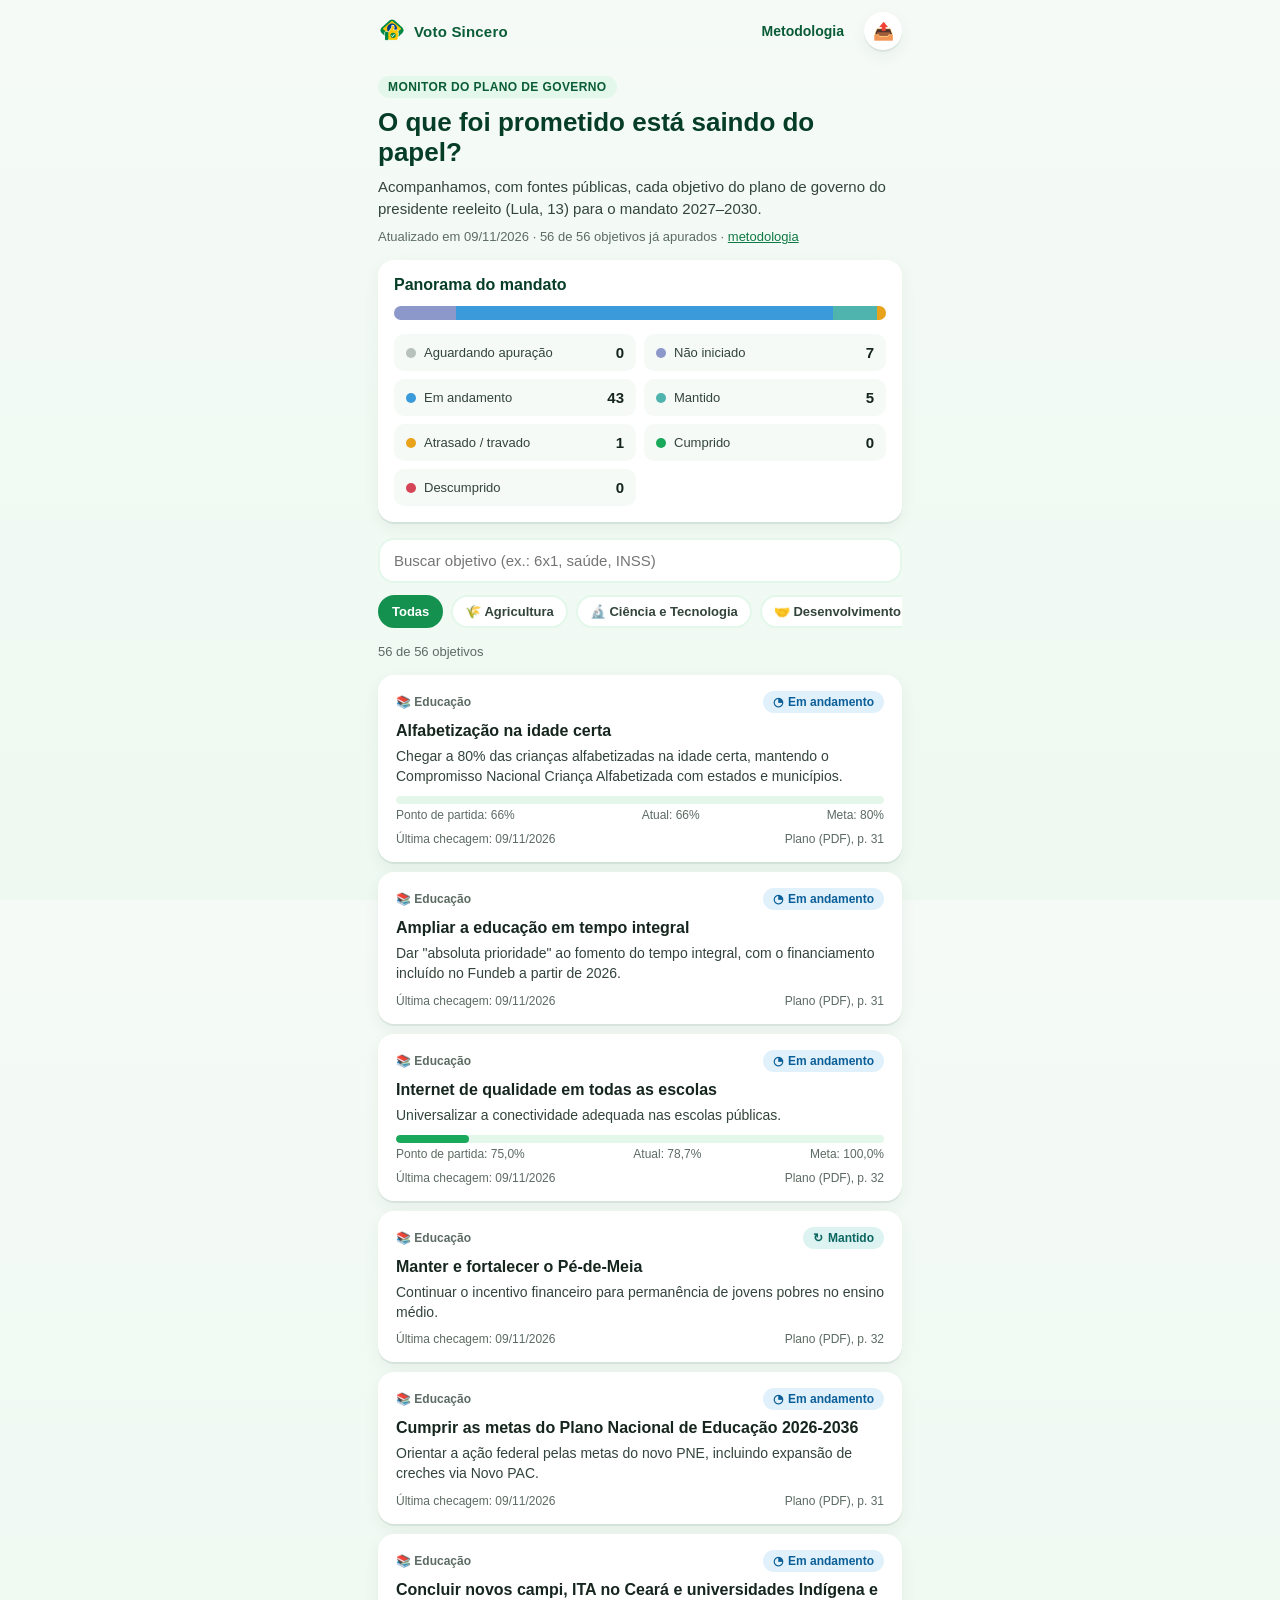
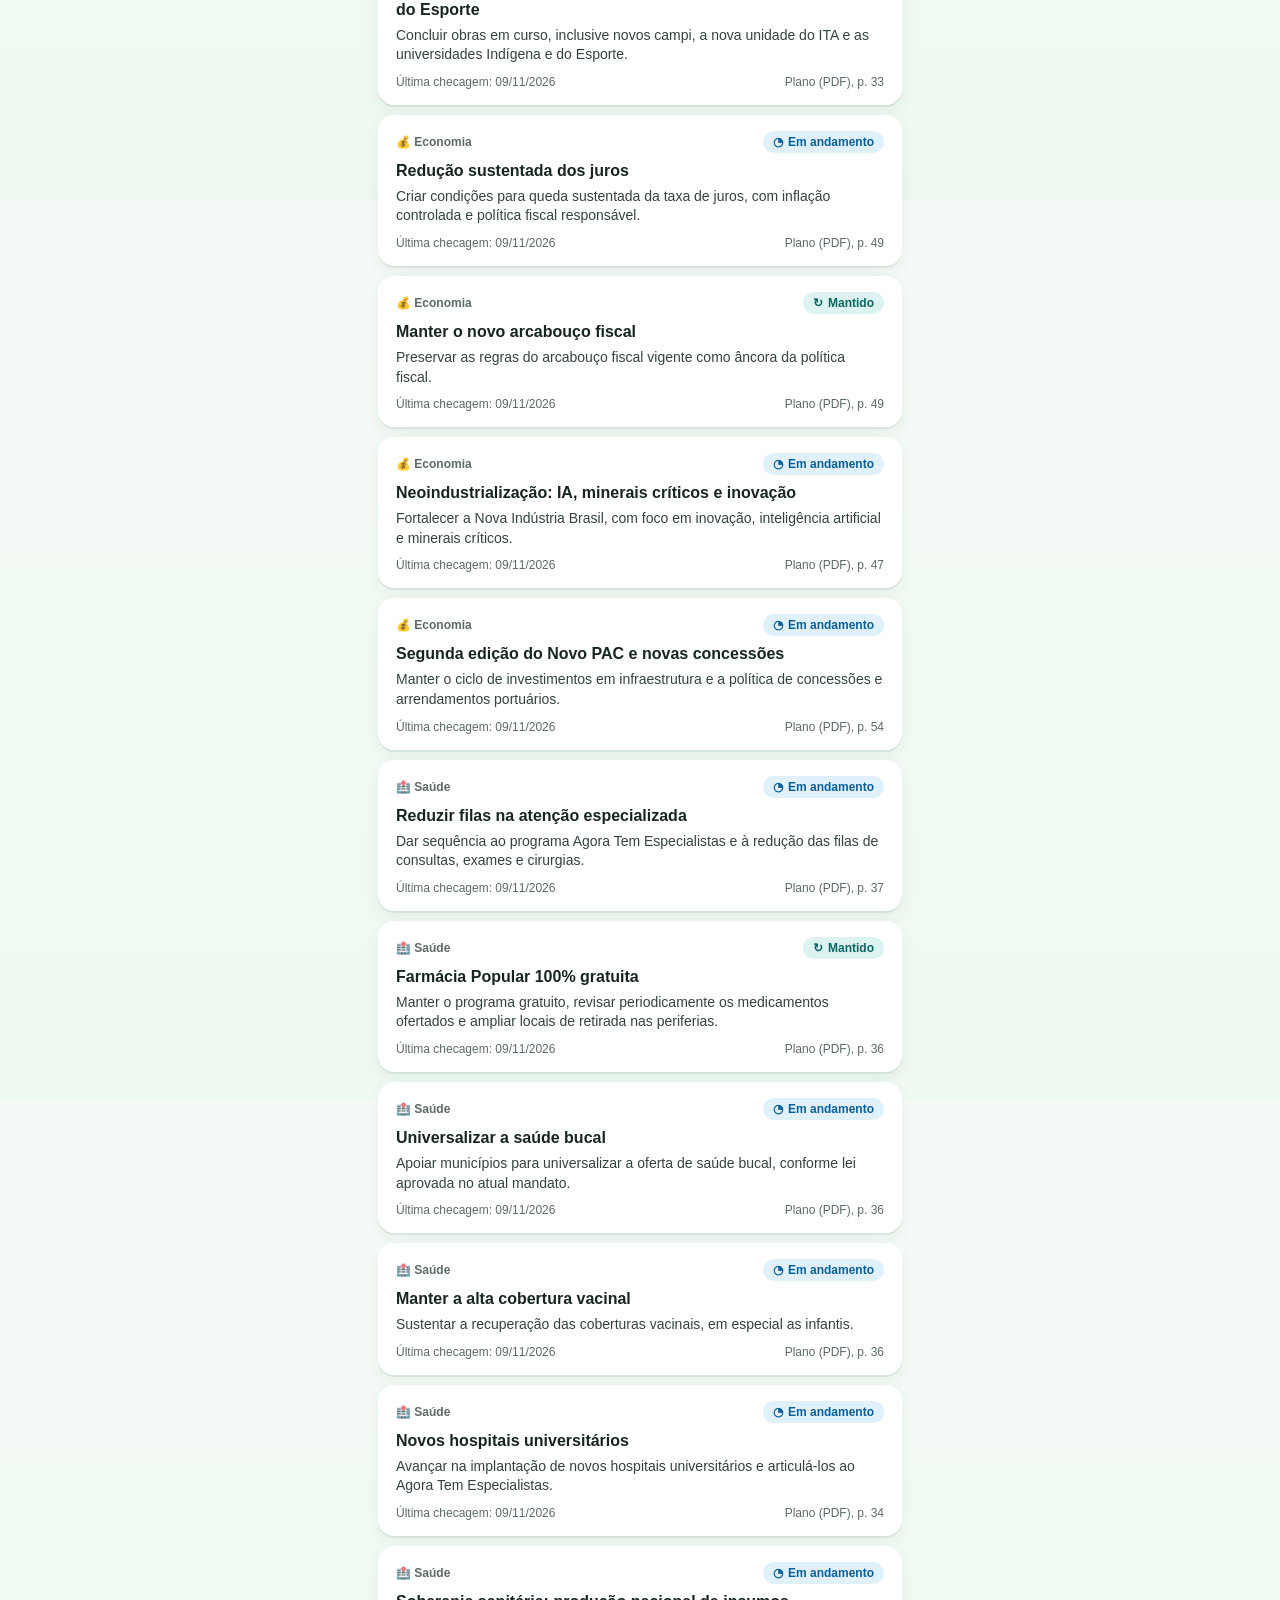
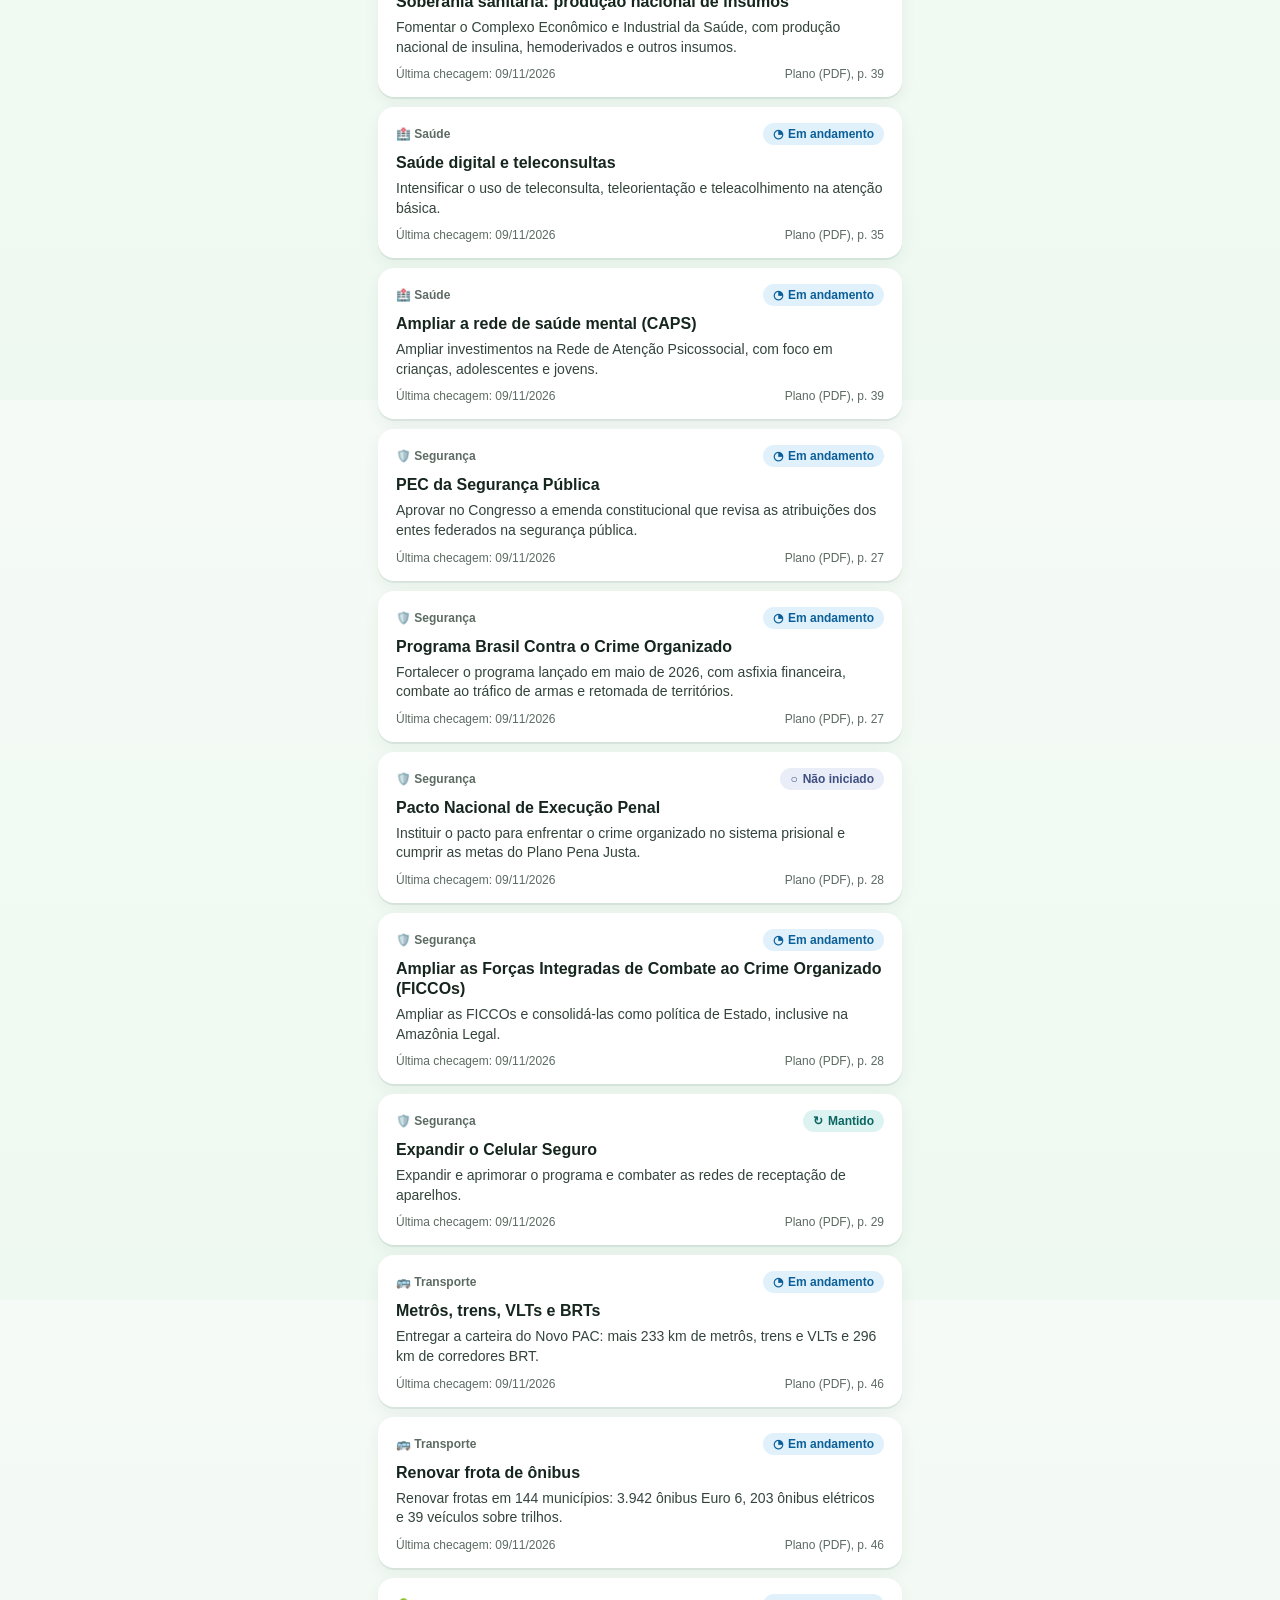
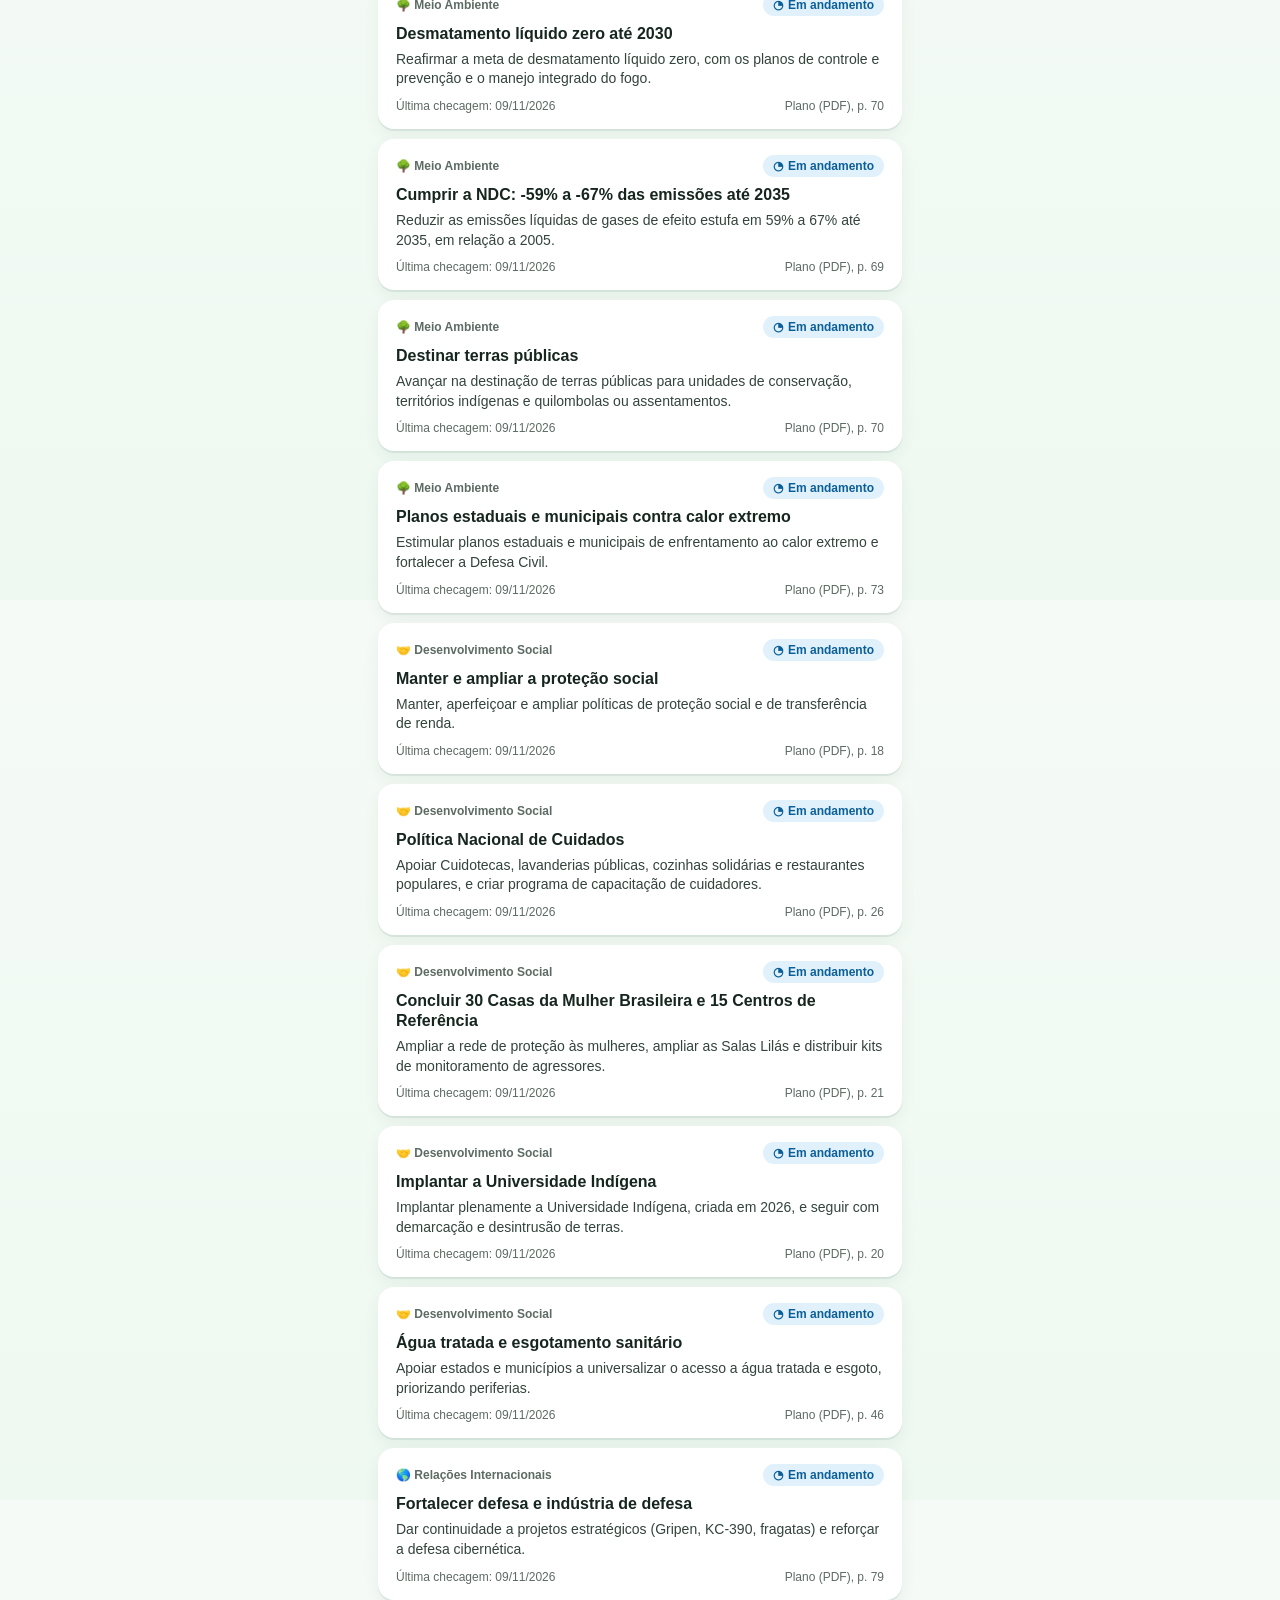
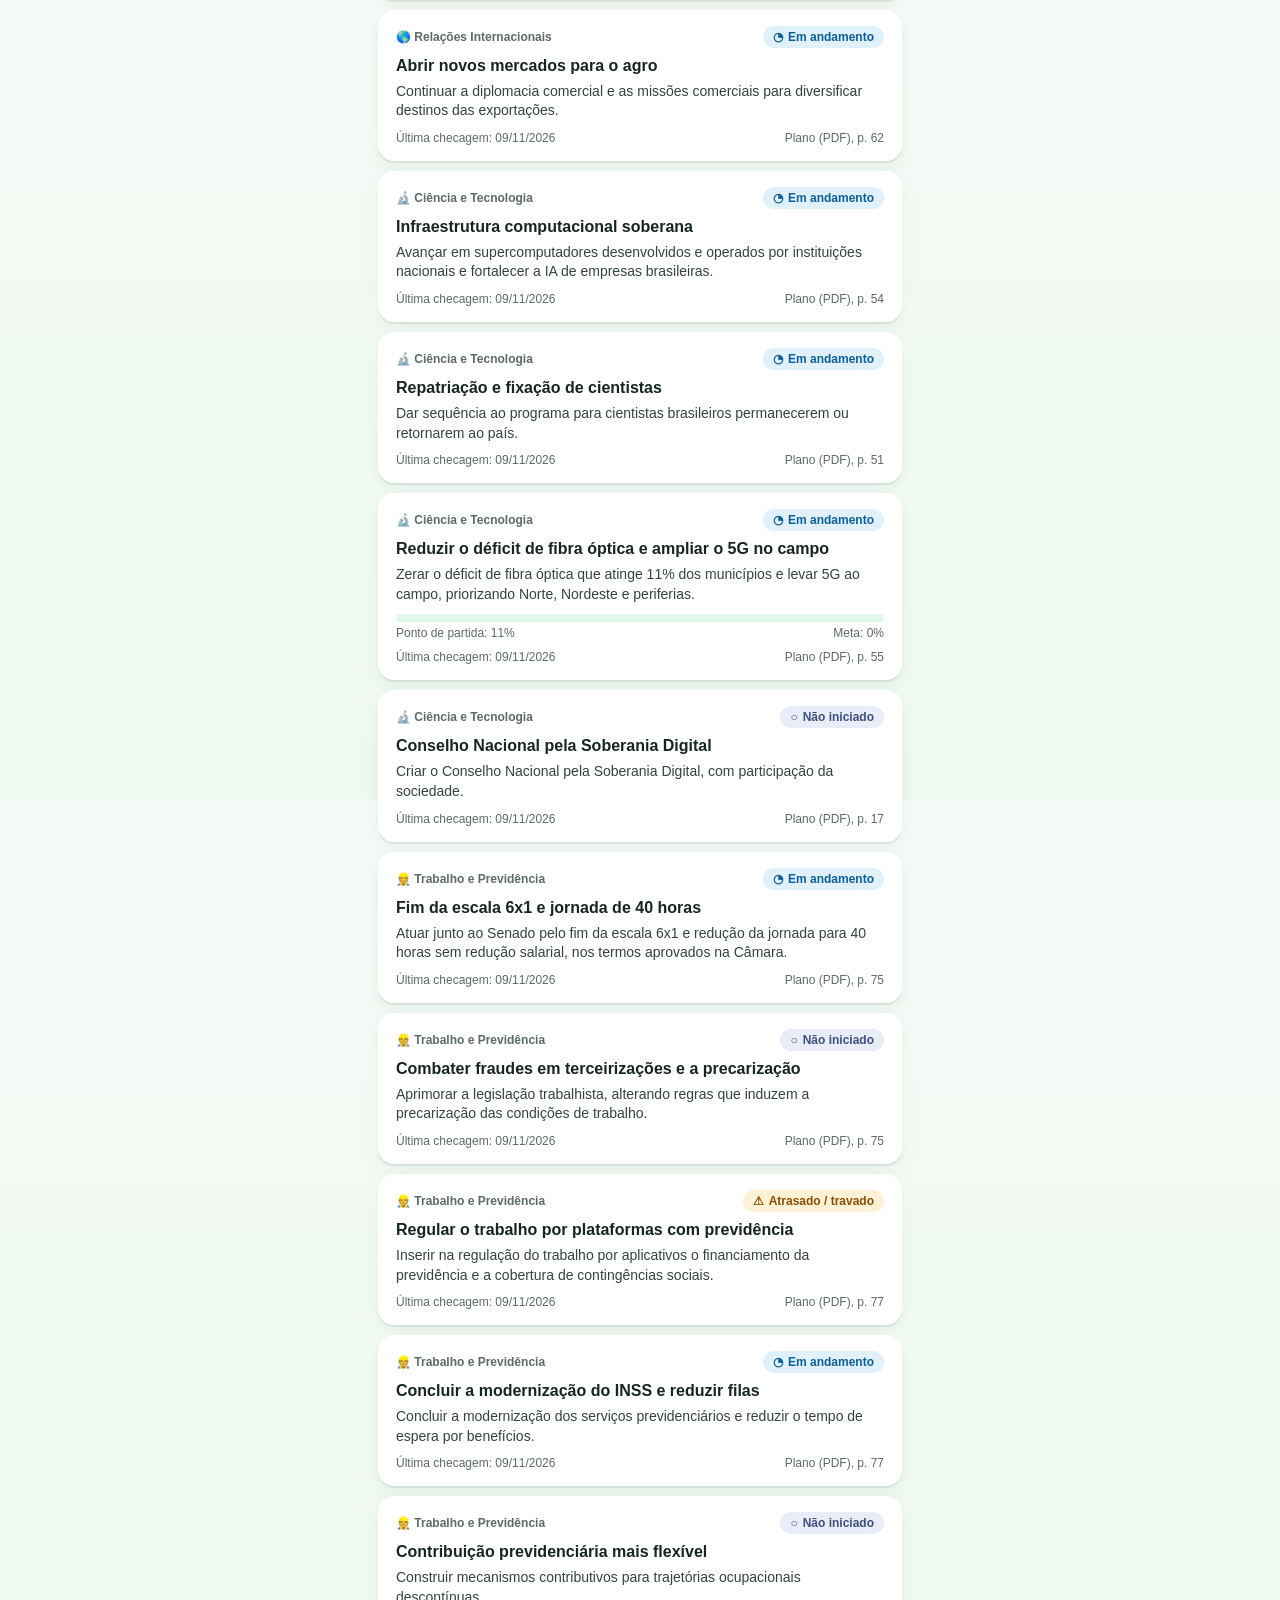
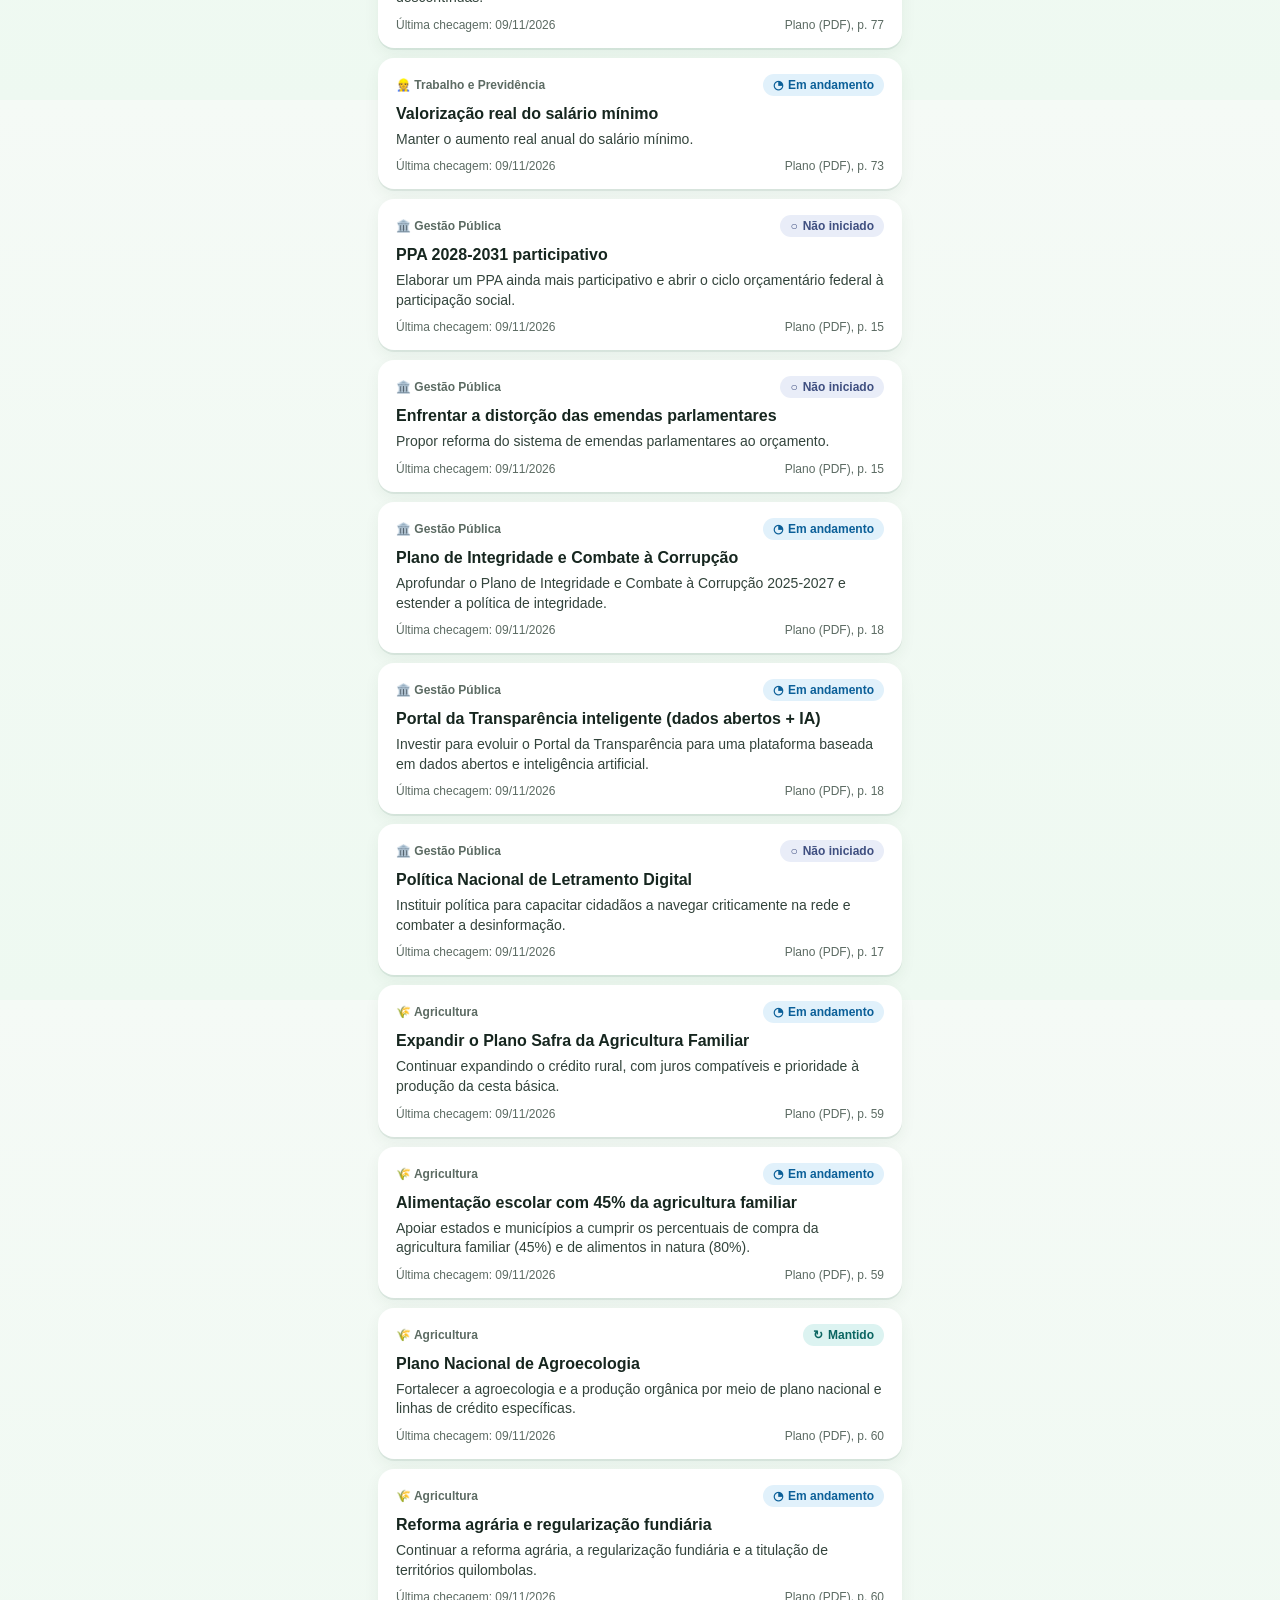
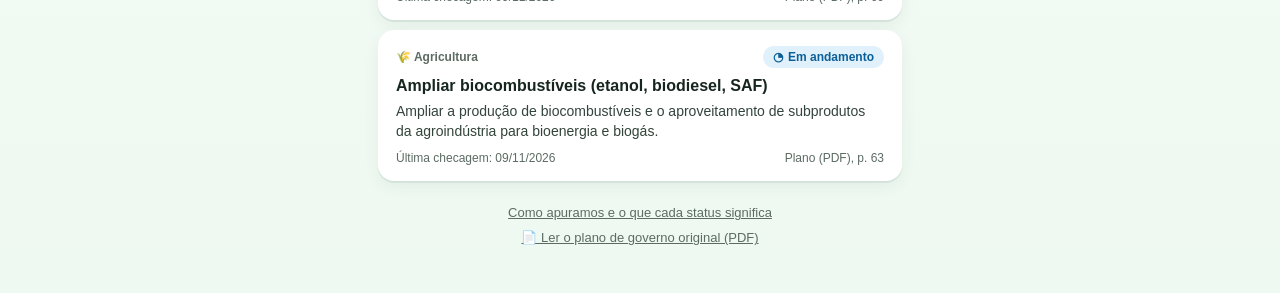
<file: index.html>
<!doctype html>
<html lang="pt-BR">
<head>
  <meta charset="UTF-8" />
  <meta name="viewport" content="width=device-width, initial-scale=1, viewport-fit=cover" />
  <title>Voto Sincero — Monitor do Plano de Governo</title>
  <meta name="description" content="Acompanhe, com fontes públicas, o andamento de cada objetivo do plano de governo do presidente reeleito para o mandato 2027–2030." />

  <meta name="theme-color" content="#0f7a44" />
  <meta name="color-scheme" content="light" />
  <link rel="manifest" href="./manifest.webmanifest" />

  <link rel="icon" href="./icons/favicon-32.png" sizes="32x32" type="image/png" />
  <link rel="icon" href="./icons/favicon-16.png" sizes="16x16" type="image/png" />
  <link rel="apple-touch-icon" href="./icons/apple-touch-icon.png" />
  <meta name="apple-mobile-web-app-capable" content="yes" />
  <meta name="apple-mobile-web-app-status-bar-style" content="default" />
  <meta name="apple-mobile-web-app-title" content="Voto Sincero" />

  <meta property="og:title" content="Voto Sincero — Monitor do plano de governo" />
  <meta property="og:description" content="O que foi prometido está saindo do papel? Acompanhe o andamento do plano de governo 2027–2030, com fontes." />
  <meta property="og:image" content="./icons/og-image.png" />
  <meta property="og:type" content="website" />

  <link rel="stylesheet" href="./css/styles.css" />
</head>
<body>
  <div class="app-shell">
    <header class="app-header">
      <div class="app-header-brand">
        <img src="./icons/icon-96.png" alt="" width="28" height="28" />
        <span>Voto Sincero</span>
      </div>
      <div class="app-header-actions">
        <a class="header-link" href="#/sobre">Metodologia</a>
        <button id="share-toggle" class="icon-btn" type="button" aria-label="Compartilhar">📤</button>
      </div>
    </header>

    <main id="app" class="app-main" aria-live="polite"></main>
  </div>

  <script type="module" src="./js/app.js"></script>
</body>
</html>
</file>
<file: css/styles.css>
/* ==========================================================================
   Voto Sincero — estilos globais
   Paleta verde, cartões estilo "Duolingo", layout mobile-first responsivo.
   ========================================================================== */

:root {
  --green-900: #063d26;
  --green-800: #0a5c37;
  --green-700: #0f7a44;
  --green-600: #14914f;
  --green-500: #1aa85a;
  --green-400: #2ec46f;
  --green-300: #7fdb9e;
  --green-100: #e3f8ea;
  --green-050: #f5faf6;

  --yellow-500: #ffc93c;
  --yellow-600: #f2ac1f;

  --ink-900: #16261f;
  --ink-700: #33443c;
  --ink-500: #5c6b63;
  --ink-300: #93a39a;

  --white: #ffffff;

  --radius-sm: 10px;
  --radius-md: 16px;
  --radius-lg: 22px;

  --shadow-card: 0 2px 0 rgba(6, 61, 38, 0.08), 0 6px 16px rgba(6, 61, 38, 0.06);

  --font-sans: "Segoe UI", -apple-system, BlinkMacSystemFont, "Helvetica Neue", Arial, sans-serif;

  color-scheme: light;
}

* {
  box-sizing: border-box;
}

html,
body {
  margin: 0;
  padding: 0;
  height: 100%;
}

body {
  font-family: var(--font-sans);
  background: linear-gradient(180deg, var(--green-050) 0%, #eef9f1 100%);
  color: var(--ink-900);
  -webkit-font-smoothing: antialiased;
  overscroll-behavior-y: none;
}

button {
  font-family: inherit;
}

a {
  color: var(--green-700);
}

.app-shell {
  min-height: 100vh;
  min-height: 100dvh;
  display: flex;
  flex-direction: column;
  max-width: 560px;
  margin: 0 auto;
  padding-top: env(safe-area-inset-top);
  padding-bottom: env(safe-area-inset-bottom);
}

/* ---------------------------------- Header ---------------------------------- */

.app-header {
  display: flex;
  align-items: center;
  justify-content: space-between;
  padding: 12px 18px;
  position: sticky;
  top: 0;
  z-index: 20;
  background: rgba(245, 250, 246, 0.85);
  backdrop-filter: saturate(160%) blur(8px);
}

.app-header-brand {
  display: flex;
  align-items: center;
  gap: 8px;
  font-weight: 800;
  color: var(--green-800);
  font-size: 15px;
  letter-spacing: 0.2px;
}

.app-header-brand img {
  display: block;
  border-radius: 8px;
}

.app-header-actions {
  display: flex;
  align-items: center;
  gap: 10px;
}

.icon-btn {
  border: none;
  background: var(--white);
  width: 38px;
  height: 38px;
  border-radius: 50%;
  font-size: 17px;
  display: flex;
  align-items: center;
  justify-content: center;
  cursor: pointer;
  box-shadow: var(--shadow-card);
}

.icon-btn:active {
  transform: scale(0.92);
}

/* ---------------------------------- Main / transitions ---------------------------------- */

/* ---------------------------------- Main ---------------------------------- */

.app-main {
  flex: 1;
  padding: 6px 18px 28px;
}

.header-link {
  color: var(--green-800);
  font-weight: 700;
  font-size: 14px;
  text-decoration: none;
  padding: 8px 10px;
  border-radius: 999px;
}

.header-link:hover {
  background: var(--green-100);
}

.btn {
  appearance: none;
  border: none;
  border-radius: var(--radius-md);
  font-weight: 800;
  font-size: 16px;
  padding: 15px 22px;
  cursor: pointer;
  transition: transform 0.08s ease, box-shadow 0.08s ease, filter 0.15s ease;
  letter-spacing: 0.2px;
  text-decoration: none;
  display: inline-flex;
  align-items: center;
  justify-content: center;
  text-align: center;
}

.btn-block {
  width: 100%;
}

.btn-primary {
  background: var(--green-500);
  color: var(--white);
  box-shadow: 0 4px 0 var(--green-700);
}

.btn-primary:hover {
  filter: brightness(1.03);
}

.btn-primary:active {
  transform: translateY(3px);
  box-shadow: 0 1px 0 var(--green-700);
}

.btn-secondary {
  background: var(--white);
  color: var(--green-700);
  box-shadow: 0 4px 0 var(--green-100);
  border: 2px solid var(--green-100);
}

.btn-secondary:active {
  transform: translateY(3px);
  box-shadow: 0 1px 0 var(--green-100);
}

.btn-outline {
  background: var(--white);
  color: var(--green-700);
  border: 2px solid var(--green-500);
  box-shadow: none;
}

.btn-outline:active {
  transform: translateY(2px);
}

.btn-text {
  background: transparent;
  color: var(--ink-500);
  box-shadow: none;
  text-decoration: underline;
  font-weight: 700;
  padding: 10px 6px;
  align-self: center;
}

.btn:disabled {
  opacity: 0.5;
  cursor: not-allowed;
  box-shadow: none;
  transform: none;
}

/* ---------------------------------- Home ---------------------------------- */

.mini-toast {
  position: fixed;
  top: calc(68px + env(safe-area-inset-top));
  left: 50%;
  transform: translate(-50%, -10px);
  max-width: calc(100% - 40px);
  background: var(--ink-900);
  color: var(--white);
  font-size: 13px;
  font-weight: 700;
  text-align: center;
  padding: 10px 18px;
  border-radius: 999px;
  opacity: 0;
  pointer-events: none;
  z-index: 90;
  transition: opacity 0.2s ease, transform 0.2s ease;
  box-shadow: 0 10px 24px rgba(0, 0, 0, 0.28);
}

.mini-toast.visible {
  opacity: 1;
  transform: translate(-50%, 0);
}

.app-footer {
  display: flex;
  flex-direction: column;
  align-items: center;
  gap: 10px;
  padding: 8px 0 20px;
  font-size: 13px;
}

.app-footer a {
  color: var(--ink-500);
  text-decoration: underline;
}

/* ---------------------------------- Imprensa (press release) ---------------------------------- */


/* ==========================================================================
   Monitor do plano de governo
   ========================================================================== */

:root {
  --st-na: #5b6a62;
  --st-na-bg: #eef1ef;
  --st-ni: #3f4f80;
  --st-ni-bg: #e9edf8;
  --st-and: #0b5f98;
  --st-and-bg: #e1f1fb;
  --st-mt: #0b6561;
  --st-mt-bg: #dcf3f1;
  --st-atr: #8a5000;
  --st-atr-bg: #fff1d6;
  --st-ok: #0a6b3a;
  --st-ok-bg: #dff5e7;
  --st-no: #a11d2d;
  --st-no-bg: #fde4e7;
}

.screen { display: flex; flex-direction: column; gap: 16px; }

.hero { padding: 8px 0 0; }
.hero-tag {
  display: inline-block;
  font-size: 12px;
  font-weight: 800;
  letter-spacing: 0.4px;
  text-transform: uppercase;
  color: var(--green-800);
  background: var(--green-100);
  padding: 4px 10px;
  border-radius: 999px;
}
.hero-title { font-size: 26px; line-height: 1.15; margin: 10px 0 8px; color: var(--green-900); }
.hero-sub { margin: 0; color: var(--ink-700); font-size: 15px; line-height: 1.45; }
.hero-meta { margin: 10px 0 0; font-size: 13px; color: var(--ink-500); }

.card {
  background: var(--white);
  border-radius: var(--radius-md);
  box-shadow: var(--shadow-card);
  padding: 16px;
}
.card h2 { font-size: 16px; margin: 0 0 12px; color: var(--green-900); }

/* Resumo */
.stack { display: flex; height: 14px; border-radius: 999px; overflow: hidden; background: var(--st-na-bg); }
.stack > span { display: block; min-width: 0; }
.legend { display: grid; grid-template-columns: 1fr 1fr; gap: 8px; margin-top: 14px; }
.legend-btn {
  display: flex; align-items: center; gap: 8px;
  border: 2px solid transparent; background: var(--green-050);
  padding: 8px 10px; border-radius: var(--radius-sm);
  font-size: 13px; color: var(--ink-700); cursor: pointer; text-align: left; font-family: inherit;
}
.legend-btn[aria-pressed="true"] { border-color: var(--green-600); background: var(--green-100); }
.legend-btn b { margin-left: auto; font-size: 15px; color: var(--ink-900); }
.dot { width: 10px; height: 10px; border-radius: 50%; flex: none; }

/* Filtros */
.search {
  width: 100%; border: 2px solid var(--green-100); background: var(--white);
  border-radius: var(--radius-md); padding: 12px 14px; font-size: 15px; font-family: inherit; color: var(--ink-900);
}
.search:focus { outline: none; border-color: var(--green-500); }
.chips { display: flex; gap: 8px; overflow-x: auto; padding: 2px 0 6px; scrollbar-width: thin; }
.chip {
  flex: none; border: 2px solid var(--green-100); background: var(--white); color: var(--ink-700);
  border-radius: 999px; padding: 7px 12px; font-size: 13px; font-weight: 700; cursor: pointer; font-family: inherit;
}
.chip[aria-pressed="true"] { background: var(--green-600); border-color: var(--green-600); color: var(--white); }
.result-count { font-size: 13px; color: var(--ink-500); margin: 0; }

/* Cartões de objetivo */
.obj-list { display: flex; flex-direction: column; gap: 10px; list-style: none; margin: 0; padding: 0; }
.obj-card {
  display: block; text-decoration: none; color: inherit; background: var(--white);
  border-radius: var(--radius-md); box-shadow: var(--shadow-card); padding: 14px 16px;
  border: 2px solid transparent;
}
.obj-card:hover, .obj-card:focus-visible { border-color: var(--green-300); outline: none; }
.obj-top { display: flex; align-items: center; justify-content: space-between; gap: 8px; margin-bottom: 8px; }
.obj-esfera { font-size: 12px; font-weight: 700; color: var(--ink-500); }
.obj-title { font-size: 16px; font-weight: 800; line-height: 1.25; margin: 0 0 6px; color: var(--ink-900); }
.obj-desc { font-size: 14px; line-height: 1.4; color: var(--ink-700); margin: 0; display: -webkit-box; -webkit-line-clamp: 2; -webkit-box-orient: vertical; overflow: hidden; }
.obj-foot { display: flex; justify-content: space-between; gap: 8px; margin-top: 10px; font-size: 12px; color: var(--ink-500); }

/* Selo de status (ícone + texto: não depende só de cor) */
.badge {
  display: inline-flex; align-items: center; gap: 5px; font-size: 12px; font-weight: 800;
  padding: 4px 10px; border-radius: 999px; white-space: nowrap;
}
.s-nao_avaliado { background: var(--st-na-bg); color: var(--st-na); }
.s-nao_iniciado { background: var(--st-ni-bg); color: var(--st-ni); }
.s-em_andamento { background: var(--st-and-bg); color: var(--st-and); }
.s-mantido { background: var(--st-mt-bg); color: var(--st-mt); }
.s-atrasado { background: var(--st-atr-bg); color: var(--st-atr); }
.s-cumprido { background: var(--st-ok-bg); color: var(--st-ok); }
.s-descumprido { background: var(--st-no-bg); color: var(--st-no); }
.bg-nao_avaliado { background: #b8c2bc; }
.bg-nao_iniciado { background: #8b98c9; }
.bg-em_andamento { background: #3b9ad9; }
.bg-mantido { background: #4fb3ae; }
.bg-atrasado { background: #e8a31a; }
.bg-cumprido { background: #1aa85a; }
.bg-descumprido { background: #d64557; }

/* Barra de progresso do indicador */
.meter { margin-top: 10px; }
.meter-track { height: 8px; border-radius: 999px; background: var(--green-100); overflow: hidden; }
.meter-fill { height: 100%; background: var(--green-500); border-radius: 999px; }
.meter-labels { display: flex; justify-content: space-between; font-size: 12px; color: var(--ink-500); margin-top: 4px; }

/* Detalhe */
.back-link { display: inline-flex; align-items: center; gap: 6px; font-weight: 700; font-size: 14px; text-decoration: none; padding: 6px 0; }
.detail-title { font-size: 22px; line-height: 1.2; margin: 6px 0 8px; color: var(--green-900); }
.kv { display: grid; grid-template-columns: auto 1fr; gap: 6px 12px; font-size: 14px; margin: 0; }
.kv dt { color: var(--ink-500); font-weight: 700; }
.kv dd { margin: 0; color: var(--ink-900); }
.timeline { list-style: none; margin: 0; padding: 0 0 0 18px; border-left: 3px solid var(--green-100); display: flex; flex-direction: column; gap: 18px; }
.tl-item { position: relative; }
.tl-item::before { content: ""; position: absolute; left: -27px; top: 3px; width: 13px; height: 13px; border-radius: 50%; background: var(--green-500); border: 3px solid var(--white); box-shadow: 0 0 0 2px var(--green-100); }
.tl-date { font-size: 12px; font-weight: 800; color: var(--ink-500); margin-bottom: 4px; display: flex; gap: 8px; align-items: center; flex-wrap: wrap; }
.tl-text { margin: 6px 0; font-size: 14px; line-height: 1.5; color: var(--ink-900); }
.sources { margin: 6px 0 0; padding: 0; list-style: none; display: flex; flex-direction: column; gap: 4px; font-size: 13px; }
.sources a { word-break: break-word; }
.src-type { font-size: 11px; font-weight: 800; color: var(--ink-500); text-transform: uppercase; margin-right: 6px; }

/* Sobre */
.prose { font-size: 15px; line-height: 1.55; color: var(--ink-900); }
.prose h2 { margin: 18px 0 6px; }
.prose p { margin: 0 0 10px; }
.prose ul { margin: 0 0 10px; padding-left: 20px; }
.status-defs { display: flex; flex-direction: column; gap: 10px; margin: 0; padding: 0; list-style: none; }
.status-defs li { font-size: 14px; line-height: 1.4; color: var(--ink-700); }

.empty-note { text-align: center; color: var(--ink-500); padding: 24px 8px; }
</file>
